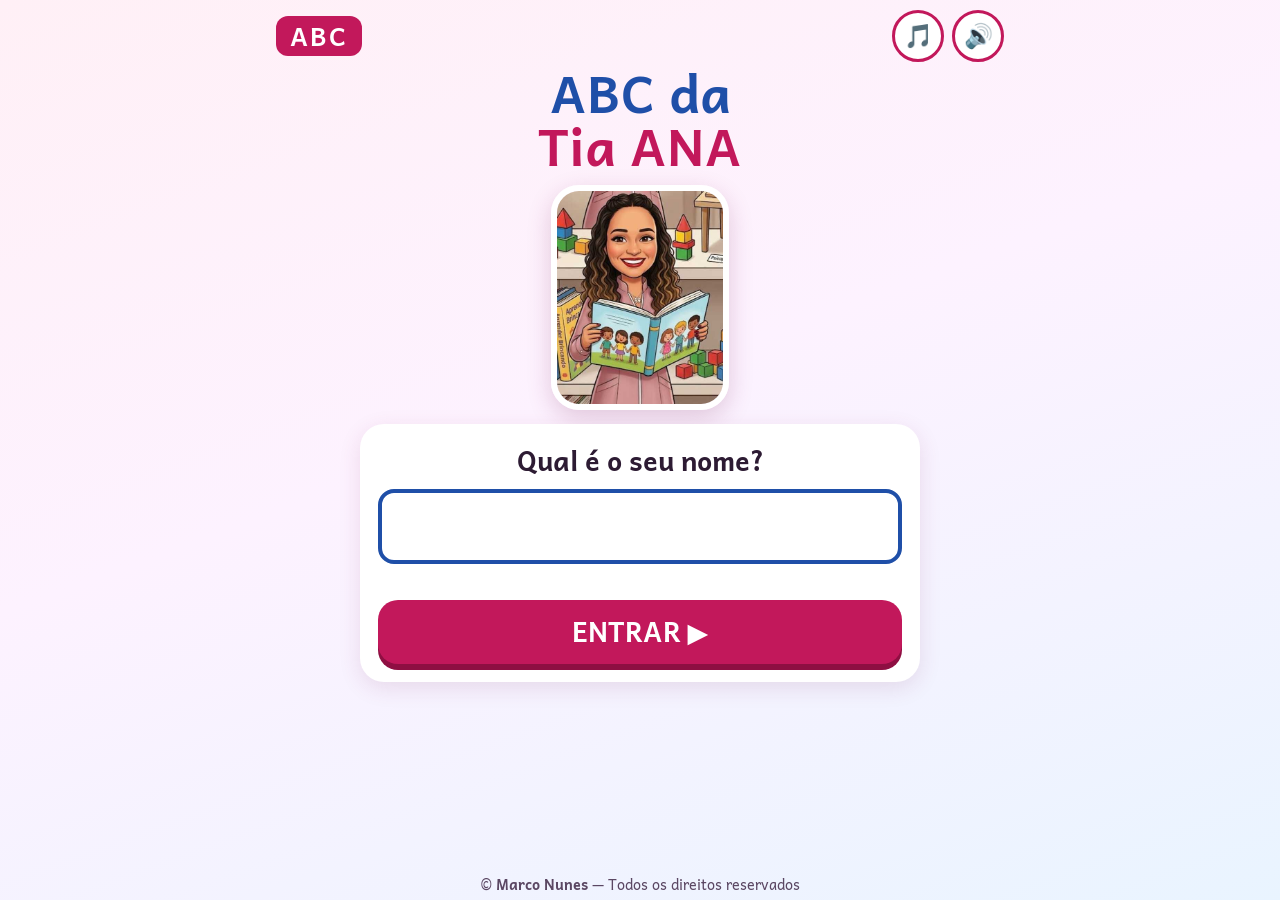
<file: index.html>
<!DOCTYPE html>
<html lang="pt-BR">
<head>
  <meta charset="UTF-8">
  <meta name="viewport" content="width=device-width, initial-scale=1.0, viewport-fit=cover">
  <meta name="theme-color" content="#c2185b">
  <meta name="author" content="Marco Nunes">
  <meta name="description" content="ABC da Tia Ana: jogo para crianças com dificuldade de leitura montarem palavras arrastando letras.">
  <meta name="mobile-web-app-capable" content="yes">
  <meta name="apple-mobile-web-app-capable" content="yes">
  <meta name="apple-mobile-web-app-title" content="ABC da Tia Ana">
  <title>ABC da Tia ANA</title>
  <link rel="manifest" href="manifest.json">
  <link rel="icon" type="image/png" href="icons/icon-192.png">
  <link rel="apple-touch-icon" href="icons/apple-touch-icon.png">
  <link rel="preconnect" href="https://fonts.googleapis.com">
  <link rel="preconnect" href="https://fonts.gstatic.com" crossorigin>
  <!-- Andika: fonte feita para quem está aprendendo a ler -->
  <link href="https://fonts.googleapis.com/css2?family=Andika:wght@400;700&display=swap" rel="stylesheet">
  <link rel="stylesheet" href="style.css?v=12">
</head>
<body>
  <a class="pular-conteudo" href="#conteudo">Ir para o jogo</a>

  <main class="app" id="conteudo">
    <header class="topo">
      <span class="marca" aria-hidden="true">ABC</span>
      <div class="topo-botoes">
        <button class="btn-icone" id="btn-musica" type="button" aria-pressed="true" aria-label="Música de fundo">🎵</button>
        <button class="btn-icone" id="btn-som" type="button" aria-pressed="true" aria-label="Voz da Tia Ana">🔊</button>
      </div>
    </header>

    <!-- 1. Nome do jogador -->
    <section class="tela" id="tela-nome" aria-labelledby="titulo-nome">
      <h1 class="titulo" id="titulo-nome">ABC da <span>Tia ANA</span></h1>
      <img class="foto-ana" src="assets/ana/ana_livro.jpg" alt="Tia Ana segurando um livro e sorrindo" width="480" height="619">
      <form class="cartao" id="form-nome" autocomplete="off">
        <label class="campo" for="campo-nome">Qual é o seu nome?</label>
        <input type="text" id="campo-nome" maxlength="30" required autocapitalize="characters" spellcheck="false">
        <p class="erro" id="erro-nome" role="alert"></p>
        <button class="btn-grande" type="submit">ENTRAR ▶</button>
      </form>
    </section>

    <!-- 2. Início -->
    <section class="tela" id="tela-inicio" aria-labelledby="ola">
      <h1 class="titulo">ABC da <span>Tia ANA</span></h1>
      <div class="cena">
        <img class="foto-ana pequena" src="assets/ana/ana_livro.jpg" alt="Tia Ana" width="480" height="619">
        <p class="balao" id="ola">Oi, <b id="nome-jogador"></b>!<br>Vamos montar palavras?</p>
      </div>
      <button class="btn-grande" id="btn-jogar" type="button">▶ JOGAR</button>
      <div class="linha-botoes">
        <button class="btn-sec" id="btn-instalar" type="button" hidden>📲 Instalar</button>
        <button class="btn-sec" id="btn-trocar" type="button">👤 Trocar nome</button>
      </div>
      <a class="btn-whats" href="https://wa.me/5581988219018?text=Oi%20Tia%20Ana!%20Vim%20pelo%20jogo%20ABC%20da%20Tia%20ANA." target="_blank" rel="noopener"><svg viewBox="0 0 32 32" width="30" height="30" aria-hidden="true"><path fill="#fff" d="M16 3C9 3 3.3 8.6 3.3 15.6c0 2.4.7 4.7 1.9 6.7L3 29l6.9-2.1c1.9 1 4 1.6 6.1 1.6 7 0 12.7-5.7 12.7-12.7C28.7 8.6 23 3 16 3zm0 23.2c-1.9 0-3.8-.5-5.4-1.5l-.4-.2-4.1 1.2 1.2-4-.3-.4c-1.1-1.7-1.7-3.6-1.7-5.7C5.3 9.7 10.1 5 16 5s10.6 4.7 10.6 10.6S21.9 26.2 16 26.2zm5.8-7.9c-.3-.2-1.9-.9-2.2-1-.3-.1-.5-.2-.7.2-.2.3-.8 1-1 1.2-.2.2-.4.2-.7.1-.3-.2-1.3-.5-2.6-1.6-1-.9-1.6-1.9-1.8-2.2-.2-.3 0-.5.1-.7l.5-.6c.2-.2.2-.4.3-.6.1-.2 0-.4 0-.6l-1-2.4c-.3-.6-.5-.5-.7-.5h-.6c-.2 0-.6.1-.9.4-.3.3-1.2 1.1-1.2 2.8s1.2 3.2 1.4 3.5c.2.2 2.4 3.6 5.7 5 .8.3 1.4.5 1.9.7.8.3 1.5.2 2.1.1.6-.1 1.9-.8 2.2-1.5.3-.7.3-1.4.2-1.5-.1-.2-.3-.3-.6-.4z"/></svg> Falar com a Tia Ana</a>
      <p class="link-rodape"><a href="privacidade.html">Política de privacidade</a></p>
    </section>

    <!-- Ajuda para instalar -->
    <section class="tela" id="tela-instalar" aria-labelledby="titulo-instalar">
      <div class="cartao">
        <h2 class="subtitulo" id="titulo-instalar">📲 Instalar o jogo</h2>
        <ol class="passos" id="passos-instalar"></ol>
        <button class="btn-grande" id="btn-fechar-instalar" type="button">OK</button>
      </div>
    </section>

    <!-- 3. Jogo -->
    <section class="tela" id="tela-jogo" aria-label="Jogo">
      <div class="barra-tempo" role="timer" aria-label="Tempo restante">
        <span class="relogio" id="relogio">2:00</span>
        <div class="trilho"><div class="trilho-cheio" id="trilho"></div></div>
        <span class="contador" id="contador" aria-label="Palavras montadas">⭐ 0</span>
      </div>

      <div class="cena-jogo">
        <div class="ana-sprite pensa" id="ana-sprite" role="img" aria-label="Tia Ana pensando"></div>
        <figure class="figura" id="figura"></figure>
        <button class="btn-ouvir" id="btn-ouvir" type="button" aria-label="Ouvir a palavra">🔊</button>
      </div>

      <div class="palavra" id="palavra" aria-label="Palavra para montar"></div>
      <div class="letras" id="letras" aria-label="Letras para arrastar"></div>

      <p class="aviso-leitor" id="aviso" aria-live="assertive"></p>

      <!-- explicação antes do tempo começar -->
      <div class="sobreposicao" id="explicacao" hidden>
        <div class="cartao">
          <div class="ana-sprite pensa grande" role="img" aria-label="Tia Ana"></div>
          <p class="texto-grande">Olhe a figura.<br>Arraste cada <b>letra</b> até o lugar certo!</p>
          <button class="btn-grande" id="btn-comecar" type="button">COMEÇAR ▶</button>
        </div>
      </div>
    </section>

    <!-- 4. Relatório -->
    <section class="tela" id="tela-relatorio" aria-labelledby="titulo-relatorio">
      <div class="cartao cartao-fim">
        <div class="ana-sprite danca grande" id="ana-fim" role="img" aria-label="Tia Ana comemorando"></div>
        <h2 class="subtitulo" id="titulo-relatorio">Parabéns, <span id="fim-nome"></span>!</h2>
        <p class="texto-grande" id="fim-resumo"></p>
      </div>

      <div class="cartao relatorio" id="relatorio">
        <h3>📋 Relatório para a Tia Ana</h3>
        <p class="relatorio-info" id="relatorio-info"></p>
        <div class="selo" id="selo"></div>
        <div class="numeros" id="numeros"></div>
        <h4>Tempo por peça (letra ou sílaba) em cada palavra</h4>
        <canvas id="grafico-palavras" width="900" height="420" role="img" aria-label="Gráfico do tempo por peça em cada palavra"></canvas>
        <p class="legenda"><span class="ponto otimo"></span> até 5 s: ótimo <span class="ponto regular"></span> até 10 s: regular <span class="ponto treinar"></span> mais: treinar mais</p>
        <h4>Letras e sílabas com mais dificuldade</h4>
        <canvas id="grafico-letras" width="900" height="360" role="img" aria-label="Gráfico das letras com mais erros e mais demora"></canvas>
        <h4>Principais dificuldades</h4>
        <ul class="dificuldades" id="dificuldades"></ul>
        <div id="evolucao-area" hidden>
          <h4>Evolução nas últimas partidas</h4>
          <canvas id="grafico-evolucao" width="900" height="300" role="img" aria-label="Gráfico da evolução nas últimas partidas"></canvas>
        </div>
        <p class="dica-envio" id="dica-envio" role="status" hidden></p>
        <div class="linha-botoes">
          <button class="btn-grande btn-whats-grande" id="btn-compartilhar" type="button"><svg viewBox="0 0 32 32" width="30" height="30" aria-hidden="true"><path fill="#fff" d="M16 3C9 3 3.3 8.6 3.3 15.6c0 2.4.7 4.7 1.9 6.7L3 29l6.9-2.1c1.9 1 4 1.6 6.1 1.6 7 0 12.7-5.7 12.7-12.7C28.7 8.6 23 3 16 3zm0 23.2c-1.9 0-3.8-.5-5.4-1.5l-.4-.2-4.1 1.2 1.2-4-.3-.4c-1.1-1.7-1.7-3.6-1.7-5.7C5.3 9.7 10.1 5 16 5s10.6 4.7 10.6 10.6S21.9 26.2 16 26.2zm5.8-7.9c-.3-.2-1.9-.9-2.2-1-.3-.1-.5-.2-.7.2-.2.3-.8 1-1 1.2-.2.2-.4.2-.7.1-.3-.2-1.3-.5-2.6-1.6-1-.9-1.6-1.9-1.8-2.2-.2-.3 0-.5.1-.7l.5-.6c.2-.2.2-.4.3-.6.1-.2 0-.4 0-.6l-1-2.4c-.3-.6-.5-.5-.7-.5h-.6c-.2 0-.6.1-.9.4-.3.3-1.2 1.1-1.2 2.8s1.2 3.2 1.4 3.5c.2.2 2.4 3.6 5.7 5 .8.3 1.4.5 1.9.7.8.3 1.5.2 2.1.1.6-.1 1.9-.8 2.2-1.5.3-.7.3-1.4.2-1.5-.1-.2-.3-.3-.6-.4z"/></svg> Enviar para a Tia Ana</button>
          <button class="btn-sec" id="btn-pdf" type="button">📄 Baixar PDF</button>
        </div>
      </div>

      <div class="linha-botoes">
        <button class="btn-grande" id="btn-de-novo" type="button">↻ Jogar de novo</button>
        <button class="btn-sec" id="btn-sair" type="button">🏠 Início</button>
      </div>
    </section>
  </main>

  <footer class="credito">© <b>Marco Nunes</b> — Todos os direitos reservados</footer>

  <script src="vendor/jspdf.umd.min.js"></script>
  <script src="dados.js?v=12"></script>
  <script src="musica.js?v=12"></script>
  <script src="jogo.js?v=12"></script>
  <script>
    if ('serviceWorker' in navigator) {
      window.addEventListener('load', () => navigator.serviceWorker.register('service-worker.js'));
    }
  </script>
</body>
</html>
</file>
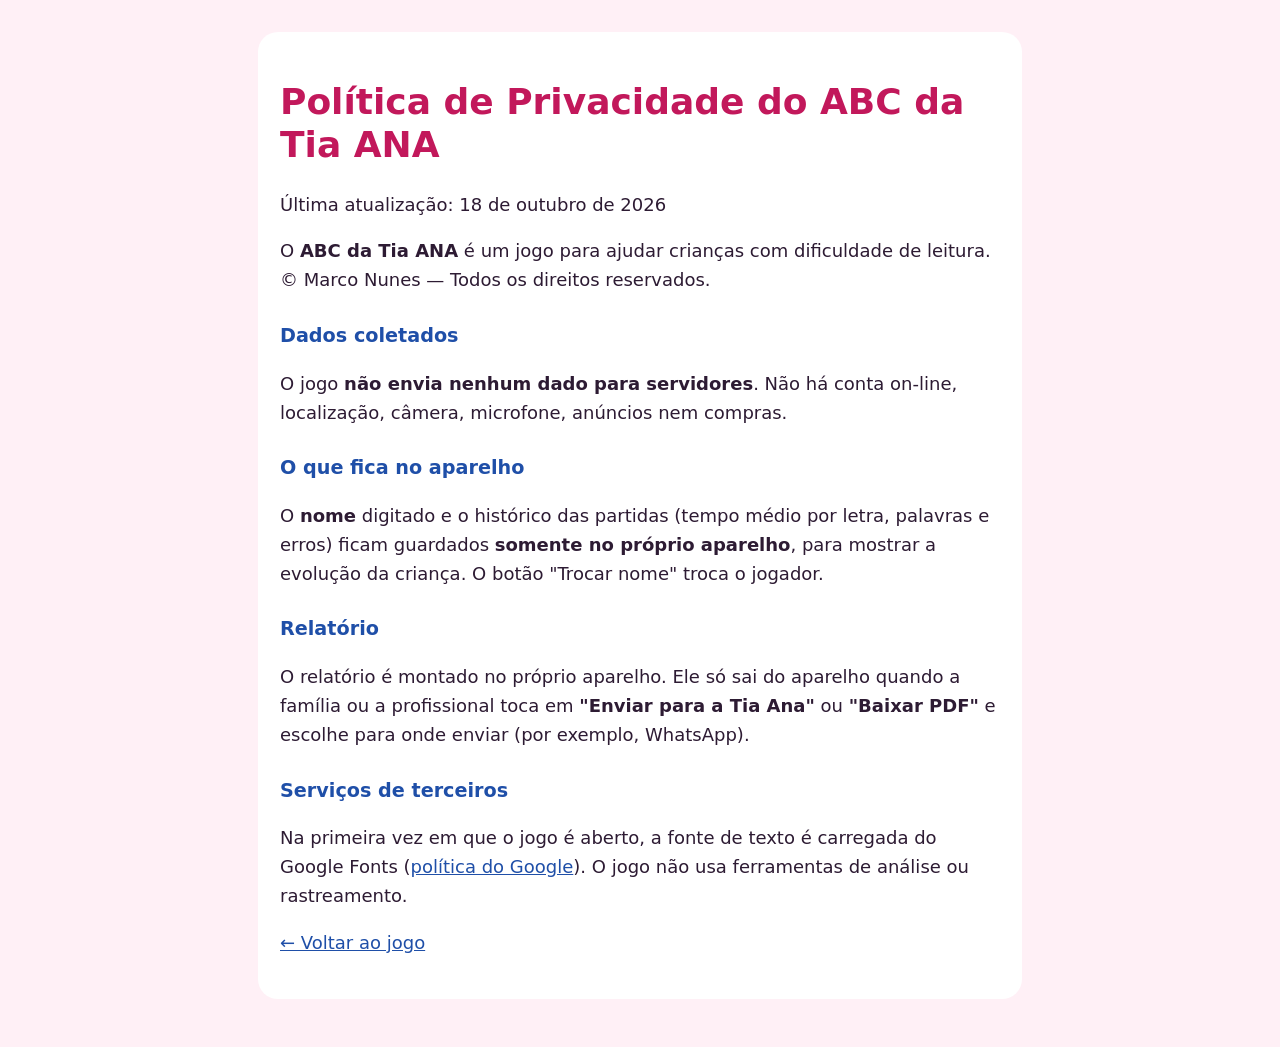
<file: privacidade.html>
<!DOCTYPE html>
<html lang="pt-BR">
<head>
  <meta charset="UTF-8">
  <meta name="viewport" content="width=device-width, initial-scale=1.0">
  <meta name="theme-color" content="#c2185b">
  <title>Política de Privacidade — ABC da Tia ANA</title>
  <link rel="icon" href="icons/icon-192.png">
  <style>
    body { margin: 0; padding: 32px 16px 48px; font-family: Verdana, system-ui, sans-serif; font-size: 18px; line-height: 1.6; color: #2d1b33; background: #fff0f6; }
    main { max-width: 720px; margin: 0 auto; background: #fff; border-radius: 20px; padding: 24px 22px; }
    h1 { color: #c2185b; line-height: 1.2; }
    h2 { color: #1f4fa8; margin-top: 26px; font-size: 1.2rem; }
    a { color: #1f4fa8; }
  </style>
</head>
<body>
  <main>
    <h1>Política de Privacidade do ABC da Tia ANA</h1>
    <p>Última atualização: 18 de outubro de 2026</p>
    <p>O <b>ABC da Tia ANA</b> é um jogo para ajudar crianças com dificuldade de leitura. © Marco Nunes — Todos os direitos reservados.</p>
    <h2>Dados coletados</h2>
    <p>O jogo <b>não envia nenhum dado para servidores</b>. Não há conta on-line, localização, câmera, microfone, anúncios nem compras.</p>
    <h2>O que fica no aparelho</h2>
    <p>O <b>nome</b> digitado e o histórico das partidas (tempo médio por letra, palavras e erros) ficam guardados <b>somente no próprio aparelho</b>, para mostrar a evolução da criança. O botão "Trocar nome" troca o jogador.</p>
    <h2>Relatório</h2>
    <p>O relatório é montado no próprio aparelho. Ele só sai do aparelho quando a família ou a profissional toca em <b>"Enviar para a Tia Ana"</b> ou <b>"Baixar PDF"</b> e escolhe para onde enviar (por exemplo, WhatsApp).</p>
    <h2>Serviços de terceiros</h2>
    <p>Na primeira vez em que o jogo é aberto, a fonte de texto é carregada do Google Fonts (<a href="https://policies.google.com/privacy" target="_blank" rel="noopener">política do Google</a>). O jogo não usa ferramentas de análise ou rastreamento.</p>
    <p><a href="./">← Voltar ao jogo</a></p>
  </main>
</body>
</html>
</file>
<file: style.css>
:root {
  --rosa: #c2185b;
  --rosa-escuro: #8e0f42;
  --rosa-claro: #ffe0ee;
  --azul: #1f4fa8;
  --texto: #2d1b33;
  --texto-suave: #5b4763;
  --fundo: #fff6fa;
  --cartao: #ffffff;
  --otimo: #2e7d32;
  --regular: #b45309;
  --treinar: #c62828;
  --foco: #1f4fa8;
  --peca: clamp(64px, min(25vw, 12.5vh), 112px);
  font-size: 18px;
}

* { box-sizing: border-box; }

html, body { margin: 0; min-height: 100%; }

body {
  font-family: 'Andika', 'Atkinson Hyperlegible', Verdana, system-ui, sans-serif;
  color: var(--texto);
  background: linear-gradient(160deg, #fff0f6 0%, #fdf2ff 45%, #e9f4ff 100%);
  background-attachment: fixed;
  line-height: 1.4;
  -webkit-tap-highlight-color: transparent;
  overscroll-behavior: none;
}

/* Foco bem visível para teclado e acionadores */
:focus-visible { outline: 4px solid var(--foco); outline-offset: 3px; border-radius: 12px; }

.pular-conteudo {
  position: absolute; left: 8px; top: -60px; z-index: 50;
  background: var(--azul); color: #fff; padding: 10px 16px; border-radius: 10px; font-weight: 700;
}
.pular-conteudo:focus { top: 8px; }

.app {
  max-width: 760px;
  margin: 0 auto;
  padding: max(10px, env(safe-area-inset-top)) 16px 12px;
  min-height: calc(100dvh - 40px);
  display: flex;
  flex-direction: column;
}

.topo { display: flex; justify-content: space-between; align-items: center; min-height: 52px; }
.marca {
  font-weight: 700; font-size: 1.4rem; letter-spacing: 2px; color: #fff;
  background: var(--rosa); padding: 2px 14px; border-radius: 12px;
}
.topo-botoes { display: flex; gap: 8px; }

.btn-icone {
  width: 52px; height: 52px; border-radius: 50%; border: 3px solid var(--rosa);
  background: #fff; font-size: 1.5rem; cursor: pointer; display: grid; place-items: center;
}
.btn-icone[aria-pressed="false"] { opacity: 0.45; border-style: dashed; }

.tela { display: none; flex: 1; flex-direction: column; align-items: center; gap: 16px; padding-bottom: 12px; }
.tela.ativa { display: flex; animation: entrar 0.3s ease; }
@keyframes entrar { from { opacity: 0; transform: translateY(8px); } to { opacity: 1; transform: none; } }

.titulo {
  margin: 4px 0 0; text-align: center; font-size: clamp(2.2rem, 9vw, 3.4rem); line-height: 1.05;
  color: var(--azul);
}
.titulo span { color: var(--rosa); display: block; }

.subtitulo { margin: 0; font-size: 1.8rem; color: var(--rosa); text-align: center; }

.cartao {
  background: var(--cartao); border-radius: 24px; padding: 20px;
  box-shadow: 0 6px 22px rgba(120, 30, 80, 0.12); width: 100%; max-width: 560px;
}

.foto-ana {
  width: min(62vw, 260px); height: auto; border-radius: 28px; border: 6px solid #fff;
  box-shadow: 0 8px 24px rgba(120, 30, 80, 0.2);
}
.foto-ana.pequena { width: min(40vw, 190px); }

#form-nome { display: flex; flex-direction: column; gap: 12px; }
.campo { font-size: 1.5rem; font-weight: 700; text-align: center; }
#campo-nome {
  font: inherit; font-size: 2rem; text-align: center; text-transform: uppercase;
  padding: 12px; border-radius: 16px; border: 4px solid #d9b8c8; color: var(--texto); background: #fff;
}
#campo-nome:focus { border-color: var(--azul); outline: none; }
.erro { color: var(--treinar); font-weight: 700; margin: 0; min-height: 1.4em; text-align: center; }

.btn-grande, .btn-sec {
  font: inherit; font-weight: 700; cursor: pointer; border-radius: 20px; min-height: 64px;
  padding: 12px 28px; touch-action: manipulation;
}
.btn-grande {
  font-size: 1.6rem; color: #fff; background: var(--rosa); border: none;
  box-shadow: 0 6px 0 var(--rosa-escuro);
}
.btn-grande:active { transform: translateY(4px); box-shadow: 0 2px 0 var(--rosa-escuro); }
.btn-sec { font-size: 1.2rem; color: var(--rosa-escuro); background: #fff; border: 3px solid var(--rosa); }
.linha-botoes { display: flex; flex-wrap: wrap; gap: 12px; justify-content: center; }

.cena { display: flex; align-items: center; gap: 14px; justify-content: center; flex-wrap: wrap; }
.balao {
  position: relative; background: #fff; border: 4px solid var(--rosa-claro); border-radius: 24px;
  padding: 16px 20px; font-size: 1.6rem; margin: 0; max-width: 320px;
}
.link-rodape a { color: var(--azul); font-size: 1rem; }

.passos { font-size: 1.25rem; padding-left: 1.4em; }
.passos li { margin-bottom: 10px; }

/* ---------- Tia Ana animada (folhas de sprites) ---------- */
.ana-sprite { position: relative; width: 104px; height: 150px; flex: none; }
.ana-sprite.grande { width: 140px; height: 200px; margin: 0 auto; }
.ana-sprite::after {
  content: ''; position: absolute; bottom: 0; left: 50%; transform: translateX(-50%);
  height: 100%; background-repeat: no-repeat; background-position: 0 0;
}
.ana-sprite.pensa::after {
  height: 78%; aspect-ratio: 85 / 97; background-image: url(assets/ana/ana_pensa.png);
  background-size: 700% 100%; animation: quadros7 1.6s steps(7) infinite;
}
.ana-sprite.danca::after {
  aspect-ratio: 83 / 140; background-image: url(assets/ana/ana_danca.png);
  background-size: 1200% 100%; animation: quadros12 1.1s steps(12) infinite;
}
.ana-sprite.triste::after {
  aspect-ratio: 67 / 138; background-image: url(assets/ana/ana_triste.png);
  background-size: 1100% 100%; animation: quadros11 1.4s steps(11) infinite;
}
@keyframes quadros7 { from { background-position-x: 0%; } to { background-position-x: 116.6667%; } }
@keyframes quadros12 { from { background-position-x: 0%; } to { background-position-x: 109.0909%; } }
@keyframes quadros11 { from { background-position-x: 0%; } to { background-position-x: 110%; } }

/* ---------- Tela do jogo ---------- */
#tela-jogo { gap: 12px; position: relative; }

.barra-tempo { display: flex; align-items: center; gap: 12px; width: 100%; }
.relogio {
  font-size: 1.9rem; font-weight: 700; color: var(--azul); min-width: 3.4ch; text-align: center;
  font-variant-numeric: tabular-nums;
}
.relogio.acabando { color: var(--treinar); }
.trilho { flex: 1; height: 18px; border-radius: 10px; background: #eadbe3; overflow: hidden; }
.trilho-cheio { height: 100%; width: 100%; background: linear-gradient(90deg, #7cc6ff, var(--azul)); transition: width 0.25s linear; }
.contador { font-size: 1.4rem; font-weight: 700; min-width: 3ch; }

.cena-jogo { display: flex; align-items: flex-end; justify-content: center; gap: 12px; width: 100%; }
.figura {
  margin: 0; width: clamp(110px, 20vh, 170px); aspect-ratio: 1; display: grid; place-items: center;
  background: #fff; border-radius: 28px; box-shadow: 0 6px 18px rgba(120, 30, 80, 0.14);
  font-size: clamp(70px, 13vh, 116px); line-height: 1;
}
.figura img { width: 86%; height: 86%; object-fit: contain; }
.btn-ouvir {
  width: 60px; height: 60px; border-radius: 50%; border: 3px solid var(--azul); background: #fff;
  font-size: 1.6rem; cursor: pointer; align-self: center;
}

/* casas da palavra: separadas por sílaba para ajudar a leitura */
.palavra { display: flex; justify-content: center; gap: 14px; width: 100%; flex-wrap: nowrap; padding: 6px 0; }
.silaba { display: flex; gap: 4px; padding-bottom: 6px; border-bottom: 5px solid #e7c9d8; border-radius: 4px; }
.casa {
  width: var(--casa, 72px); height: calc(var(--casa, 72px) * 1.15);
  border-radius: 14px; border: 4px dashed #b48aa0; background: #fff;
  font: inherit; font-weight: 700; font-size: calc(var(--casa, 72px) * 0.68); color: #fff;
  display: grid; place-items: center; padding: 0; cursor: pointer;
}
.casa.alvo { border-color: var(--azul); border-style: solid; background: #e9f1ff; transform: scale(1.06); }
.casa.cheia { border-style: solid; border-color: transparent; animation: encaixe 0.35s ease; }
.casa.errou { animation: tremer 0.4s ease; border-color: var(--treinar); border-style: solid; }
.palavra.completa .casa { animation: pular 0.6s ease; }
@keyframes encaixe { 0% { transform: scale(1.3); } 100% { transform: scale(1); } }
@keyframes tremer { 25% { transform: translateX(-8px); } 50% { transform: translateX(8px); } 75% { transform: translateX(-5px); } }
@keyframes pular { 50% { transform: translateY(-14px); } }

/* 9 letras para arrastar */
.letras {
  display: grid; grid-template-columns: repeat(3, var(--peca)); gap: clamp(10px, 2.2vh, 18px);
  justify-content: center; margin-top: 4px;
}
.peca {
  width: var(--peca); height: var(--peca); border-radius: 22px; border: 4px solid #fff;
  font: inherit; font-weight: 700; font-size: calc(var(--peca) * 0.62); color: #fff;
  box-shadow: 0 6px 0 rgba(0, 0, 0, 0.22), 0 8px 16px rgba(0, 0, 0, 0.15);
  cursor: grab; touch-action: none; user-select: none; -webkit-user-select: none;
  display: grid; place-items: center; padding: 0;
}
.peca.escolhida { outline: 6px solid #ffd54f; outline-offset: 3px; transform: scale(1.06); }
.peca.arrastando { opacity: 0.35; }
.fantasma {
  position: fixed; z-index: 40; pointer-events: none; margin: 0; transform: translate(-50%, -50%) scale(1.12);
  cursor: grabbing; box-shadow: 0 14px 26px rgba(0, 0, 0, 0.3);
}
.fantasma.voltando { transition: left 0.25s ease, top 0.25s ease, opacity 0.25s; opacity: 0.2; }

.aviso-leitor { position: absolute; width: 1px; height: 1px; overflow: hidden; clip: rect(0 0 0 0); }

.sobreposicao {
  position: fixed; inset: 0; z-index: 30; background: rgba(45, 27, 51, 0.55);
  display: grid; place-items: center; padding: 16px;
}
.sobreposicao[hidden] { display: none; }
.sobreposicao .cartao { text-align: center; display: flex; flex-direction: column; gap: 14px; align-items: center; }
.texto-grande { font-size: 1.6rem; margin: 0; text-align: center; }

/* ---------- Relatório ---------- */
.cartao-fim { text-align: center; }
.relatorio h3 { margin: 0 0 6px; font-size: 1.6rem; color: var(--rosa); }
.relatorio h4 { margin: 22px 0 8px; font-size: 1.25rem; color: var(--azul); }
.relatorio-info { margin: 0; color: var(--texto-suave); font-size: 1.05rem; }
.relatorio canvas { width: 100%; height: auto; display: block; background: #fffafc; border-radius: 14px; }
.selo { margin: 14px 0; padding: 14px; border-radius: 18px; color: #fff; font-size: 1.5rem; font-weight: 700; text-align: center; }
.selo small { display: block; font-size: 1.05rem; font-weight: 400; }
.selo.otimo { background: var(--otimo); }
.selo.regular { background: var(--regular); }
.selo.treinar { background: var(--treinar); }
.numeros { display: grid; grid-template-columns: repeat(auto-fit, minmax(130px, 1fr)); gap: 10px; }
.numero { background: var(--rosa-claro); border-radius: 16px; padding: 10px; text-align: center; }
.numero b { display: block; font-size: 1.8rem; color: var(--rosa-escuro); }
.legenda { font-size: 1rem; display: flex; flex-wrap: wrap; gap: 6px 14px; align-items: center; margin: 8px 0 0; }
.ponto { display: inline-block; width: 16px; height: 16px; border-radius: 4px; vertical-align: middle; }
.ponto.otimo { background: var(--otimo); }
.ponto.regular { background: var(--regular); }
.ponto.treinar { background: var(--treinar); }
.dificuldades { font-size: 1.15rem; padding-left: 1.3em; margin: 0; }
.dificuldades li { margin-bottom: 6px; }
.relatorio .linha-botoes { margin-top: 20px; }

.credito { text-align: center; font-size: 0.95rem; color: var(--texto-suave); padding: 8px 16px max(10px, env(safe-area-inset-bottom)); }

/* telas baixas (celular deitado): figura e Ana menores */
@media (max-height: 560px) {
  :root { --peca: clamp(52px, 15vh, 80px); }
  .ana-sprite { width: 70px; height: 100px; }
  .figura { width: 90px; font-size: 62px; }
}

/* Para quem fica incomodado com movimento */
@media (prefers-reduced-motion: reduce) {
  *, *::before, *::after { animation-duration: 0.01ms !important; animation-iteration-count: 1 !important; transition: none !important; }
}

@media print {
  .topo, .linha-botoes, .credito, .cartao-fim { display: none !important; }
  .tela { display: none !important; }
  #tela-relatorio { display: flex !important; }
}

/* letras que já vêm prontas na palavra */
.casa.dada { cursor: default; animation: none; filter: saturate(0.75); box-shadow: inset 0 -4px 0 rgba(0, 0, 0, 0.18); }
.figura img { border-radius: 20px; }

/* modo sílabas: casas e peças com a sílaba inteira (BA · NA · NA) */
.palavra.por-silaba .casa { width: calc(var(--casa, 72px) * 1.6); font-size: calc(var(--casa, 72px) * 0.62); }
.letras.por-silaba .peca { font-size: calc(var(--peca) * 0.46); letter-spacing: 1px; }

/* WhatsApp da Tia Ana */
.btn-whats, .btn-whats-grande {
  display: inline-flex; align-items: center; justify-content: center; gap: 10px;
  background: #1a8d4a; color: #fff; font: inherit; font-weight: 700; font-size: 1.3rem;
  border: none; border-radius: 20px; min-height: 60px; padding: 10px 24px; text-decoration: none;
  box-shadow: 0 6px 0 #0f5e30; cursor: pointer;
}
.btn-whats-grande { font-size: 1.5rem; }
.btn-whats:active, .btn-whats-grande:active { transform: translateY(4px); box-shadow: 0 2px 0 #0f5e30; }
.dica-envio { background: #e7f7ee; border: 3px solid #1a8d4a; border-radius: 14px; padding: 10px 14px; font-size: 1.1rem; margin: 16px 0 0; }

/* fotos reais: maiores e ocupando o quadro todo, para a criança reconhecer bem */
.figura { width: clamp(150px, 26vh, 230px); overflow: hidden; border: 5px solid #fff; }
.figura img { width: 100%; height: 100%; object-fit: cover; border-radius: 22px; }
@media (max-height: 560px) { .figura { width: 110px; } }

/* últimos 30 segundos: o relógio pisca de leve */
.relogio.acabando { animation: pulsar 1s ease-in-out infinite; }
@keyframes pulsar { 50% { transform: scale(1.15); } }

/* ---------- Tudo numa tela só (sem rolar), em qualquer celular ----------
   Os tamanhos seguem a altura visível da tela (dvh = já descontando as barras do navegador). */
body { display: flex; flex-direction: column; min-height: 100dvh; }
.app { flex: 1; min-height: 0; width: 100%; padding-bottom: 0; }
.tela { gap: clamp(6px, 1.5dvh, 16px); padding-bottom: 4px; }
.topo { min-height: clamp(40px, 6.5dvh, 52px); }
.btn-icone { width: clamp(40px, 6dvh, 52px); height: clamp(40px, 6dvh, 52px); font-size: clamp(1.1rem, 2.6dvh, 1.5rem); }
.credito { font-size: 0.8rem; padding: 2px 16px max(6px, env(safe-area-inset-bottom)); }

/* telas de nome e início */
.titulo { font-size: clamp(1.6rem, min(9vw, 5.6dvh), 3.4rem); }
.foto-ana { width: auto; height: clamp(100px, 25dvh, 320px); max-width: 70vw; object-fit: cover; }
.foto-ana.pequena { height: clamp(90px, 19dvh, 240px); }
.cartao { padding: clamp(10px, 2dvh, 20px); }
#form-nome { gap: clamp(4px, 1dvh, 12px); }
.campo { font-size: clamp(1.15rem, 3dvh, 1.5rem); }
#campo-nome { font-size: clamp(1.4rem, 3.6dvh, 2rem); padding: clamp(6px, 1.2dvh, 12px); }
.erro { min-height: 1.1em; font-size: 0.95rem; }
.balao { font-size: clamp(1.05rem, 2.5dvh, 1.6rem); padding: clamp(8px, 1.4dvh, 16px) 16px; }
.btn-grande { min-height: clamp(50px, 7.5dvh, 64px); font-size: clamp(1.2rem, 3dvh, 1.6rem); padding: 6px 24px; }
.btn-sec { min-height: 48px; font-size: clamp(0.95rem, 2.2dvh, 1.2rem); padding: 4px 14px; }
.btn-whats { min-height: 48px; font-size: clamp(1rem, 2.4dvh, 1.3rem); padding: 6px 20px; }
.btn-whats svg { width: 26px; height: 26px; }
.link-rodape { margin: 0; font-size: 0.9rem; }
#tela-inicio .linha-botoes { flex-wrap: nowrap; gap: 8px; }
#tela-inicio .cena { flex-wrap: nowrap; }
#tela-inicio .balao { flex: 1 1 auto; min-width: 0; max-width: 340px; }

/* tela do jogo */
:root { --peca: clamp(50px, min(25vw, 10.5dvh), 112px); }
#tela-jogo { gap: clamp(4px, 1.2dvh, 12px); }
.barra-tempo .relogio { font-size: clamp(1.4rem, 3.6dvh, 1.9rem); }
.figura { width: clamp(90px, 19dvh, 230px); font-size: clamp(56px, 12dvh, 116px); }
.ana-sprite { height: clamp(84px, 16dvh, 150px); width: clamp(58px, 11dvh, 104px); }
.btn-ouvir { width: clamp(46px, 7dvh, 60px); height: clamp(46px, 7dvh, 60px); }
.palavra { padding: 2px 0; }
.letras { gap: clamp(8px, 1.6dvh, 18px); margin-top: 0; }
/* celular deitado: figura e palavra à esquerda, letras à direita */
@media (orientation: landscape) and (max-height: 560px) {
  :root { --peca: clamp(44px, 18vh, 72px); }
  .app { max-width: 980px; padding-top: 4px; }
  .topo { min-height: 44px; }
  .btn-icone { width: 44px; height: 44px; font-size: 1.2rem; }
  #tela-jogo.ativa {
    display: grid; grid-template-columns: 1fr auto; column-gap: 20px; row-gap: 6px;
    grid-template-areas: "barra barra" "cena letras" "palavra letras"; align-items: center;
  }
  .barra-tempo { grid-area: barra; }
  .cena-jogo { grid-area: cena; }
  .palavra { grid-area: palavra; }
  .letras { grid-area: letras; gap: 8px; margin: 0; }
  .figura { width: clamp(80px, 30vh, 150px); font-size: 60px; }
  .ana-sprite { width: 64px; height: 92px; }
  .relogio { font-size: 1.4rem; }
}

/* dica depois de 3 erros: a peça certa e o espaço dela brilham */
.peca.dica, .casa.dica { outline: 6px solid #ffd400; outline-offset: 3px; animation: brilhar 0.9s ease-in-out infinite; }
@keyframes brilhar { 50% { outline-color: #ff9800; transform: scale(1.08); } }
</file>
